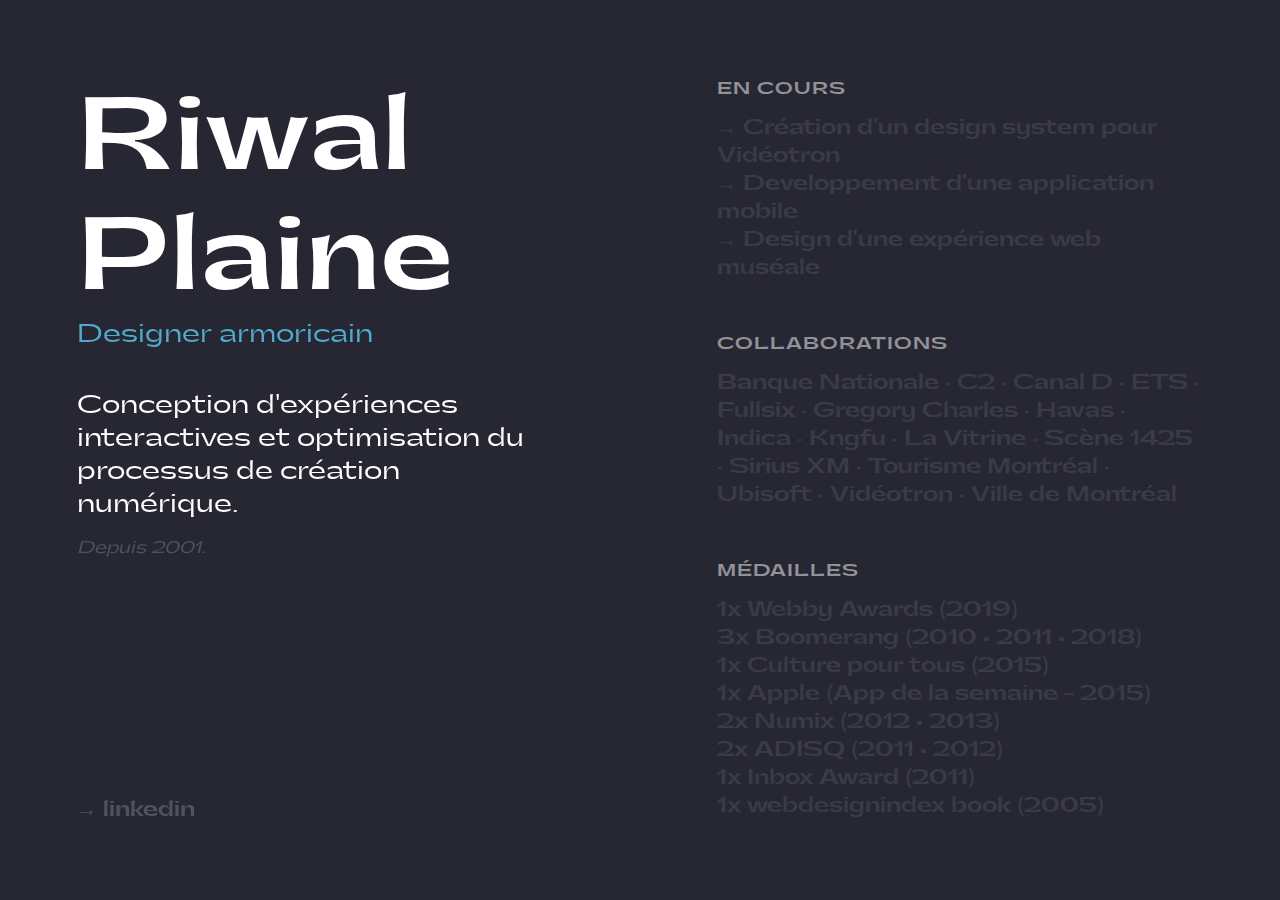
<file: index.html>
<html lang="en-US" >
<head>
  <meta http-equiv="Content-Type" content="text/html; charset=UTF-8" />
	<meta name="viewport" content="width=device-width, initial-scale=1, maximum-scale=1, user-scalable=0" />
  <title>John Riwal &#8211; Designer armoricain</title>
  <meta property='og:site_name' content='John Riwal'/>
  <meta property='og:url' content='http://www.johnriwal.com/'/>
  <meta property='og:title' content='Home Page'/>
  <meta property='og:type' content='article'/>

  <link rel='stylesheet' href='https://fonts.googleapis.com/css?family=Merriweather:300,300i,400,400i,700|Montserrat:300,400,500,600,700,800' type='text/css' media='all' />
  <link rel='stylesheet' id='rgs-css'  href='css/style.css' type='text/css' media='all' />


</head>

<body>
  
<div class="header">
  <div class="header__logo">
    <div class="header__logo__title">Riwal Plaine</div>
    <div class="header__logo__subtitle">Designer armoricain</div>
  </div>
  <div class="intro">
    <div class="content-bloc">
      Conception d'expériences interactives et optimisation du processus de création numérique.<br/>
      <i>Depuis 2001.</i>
    </div>
  </div>
  <div class="contact"><div class="content-bloc"><a class="linkedin" href="https://ca.linkedin.com/in/riwal" target="_blank">→ linkedin</a></div></div>
</div>
<div class="container">
<div class="content">
  <div class="projects">
    <div class="title-bloc">En cours</div>
      <div class="content-bloc">
          <span>→ Création d'un design system pour Vidéotron</span>
          <span>→ Developpement d'une application mobile</span>
          <span>→ Design d'une expérience web muséale</span>
      </div>
  </div>

  <div class="clients">
    <div class="title-bloc">Collaborations</div>
      <div class="content-bloc">
          <span>Banque Nationale</span>
          <span>C2</span>
          <span>Canal D</span>
          <span>ETS</span>
          <span>Fullsix</span>
          <span>Gregory Charles</span>
          <span>Havas</span>
          <span>Indica</span>
          <span>Kngfu</span>
          <span>La Vitrine</span>
          <span>Scène 1425</span>
          <span>Sirius XM</span>
          <span>Tourisme Montréal</span>
          <span>Ubisoft</span>
          <span>Vidéotron</span>
          <span>Ville de Montréal</span>
      </div>
  </div>

  <div class="awards">
    <div class="title-bloc">Médailles</div>
    <div class="content-bloc">
      <span>1x Webby Awards (2019)</span>
        <span>3x Boomerang (2010 • 2011 • 2018)</span>
        <span>1x Culture pour tous (2015)</span>
        <span>1x Apple (App de la semaine - 2015) </span>
        <span>2x Numix (2012 • 2013)</span>
        <span>2x ADISQ (2011 • 2012)</span>
        <span>1x Inbox Award (2011)</span>
        <span>1x webdesignindex book (2005)</span>
    </div>
  </div>

</div>
</div>
</body>
</html>
<script type='text/javascript' src='https://cdnjs.cloudflare.com/ajax/libs/jquery/3.1.1/jquery.min.js'></script>
</file>
<file: css/style.css>
@charset "UTF-8";

@font-face {
  font-family: 'gatwick';
  src: url('../fonts/gatwick-bold-webfont.woff2') format('woff2'),url('../fonts/gatwick-bold-webfont.woff') format('woff');
  font-weight: 700;
  font-style: normal;
}
@font-face {
  font-family: 'gatwick';
  src: url('../fonts/gatwick-regular-webfont.woff2') format('woff2'),url('../fonts/gatwick-regular-webfont.woff') format('woff');
  font-weight: 400;
  font-style: normal;
}
@font-face {
  font-family: 'gatwick';
  src: url('../fonts/gatwick-ultralight-webfont.woff2') format('woff2'),url('../fonts/gatwick-ultralight-webfont.woff') format('woff');
  font-weight: 200;
  font-style: normal;
}


*{
  box-sizing: border-box;
}
body {
  background: #262733;
  -webkit-font-smoothing: antialiased;
  font-size: 10px;
  color: white;
  margin: 0;
  overflow-x: hidden;
}
ul li, a {
  color: white;
}
ul {
  padding: 0;
  margin: 0;
  list-style-type: none;
}
div {
  display: block;
  box-sizing: border-box;
  margin: 0;
  padding: 0;
  border: 0;
}
a {
  text-decoration: none;
}

.title-mega-huge, .header .header__logo__title {
  font-size: 6rem;
  font-weight: 700;
  line-height: 1.25;
  letter-spacing: 2;
  font-family: 'gatwick', sans-serif;
}
.title-bloc {
  font-size: 1rem;
  font-weight: 700;
  font-family: 'gatwick', sans-serif;
  letter-spacing: 1;
}

.content-bloc {
  font-size: 1.25rem;
  font-family: 'gatwick', serif;
  font-weight: 700;
  color: white;
}
.intro .content-bloc {
  font-size: 1.5rem;
  font-family: 'gatwick', serif;
  font-weight: 400;
  color: rgba(255, 255, 255, 0.5);
}
.intro .content-bloc i{
  margin-top: 1rem;
  display: block;
  font-size: 1rem;
  color: rgba(255, 255, 255, 0.2);
}
.header__logo__subtitle {
  font-size: 1.5rem;
  font-weight: 400;
  font-family: 'gatwick', serif;
}

.mini {
  font-size: 20px;
}
.title-bloc {
  padding-bottom: 1vw;
  color: rgba(255, 255, 255, 0.2);
  transition: opacity 2s, color 2s;
  display: block;
  text-transform: uppercase;
}
.content-bloc {
  color: rgba(255, 255, 255, 0.2);
}
.content-bloc span {
  opacity: 0.5;
  transition: opacity 2s, color 2s;
}
.intro:hover .content-bloc, .content > div:hover .content-bloc span {
  transition: opacity 2s, color 2s;
}
.intro:hover .content-bloc:nth-child(4n+1), .content > div:hover .content-bloc span:nth-child(4n+1){
  color: #6CCC7A;
}
.content-bloc-hover:nth-child(4n+2), .content > div:hover .content-bloc span:nth-child(4n+2) {
  color: #F48E7E;
}
.content-bloc-hover:nth-child(4n+3), .content > div:hover .content-bloc span:nth-child(4n+3){
  color: #50ACCC;
}
.content-bloc-hover:nth-child(4n+4), .content > div:hover .content-bloc span:nth-child(4n+4) {
  color: #FDC901;
}
.header {
  padding: 6vw;
  width: 50%;
  height: 100%;
  position: fixed;
  box-sizing: border-box;
  display: flex;
  flex-direction: column;
}
.header .header__logo {
  width: 100%;
  text-align: left;
}
.header .header__logo__title {
  color: white;
}
.header .header__logo__subtitle {
  color: #50ACCC;
}
.header .header__logo__desc {
  color: white;
  padding-top: 1em;
}
.header .intro {
  padding-top: 3vw;
  animation-delay: 1s;
}
.header .intro .content-bloc {
  transition: opacity 2s, color 2s;
}
.header:hover .intro .content-bloc {
  color: white;
  transition: opacity 2s, color 2s;
}
.container {
  width: 50%;
  height: 100%;
  
  box-sizing: border-box;
  margin-left: 50vw;
}
.content{
  padding: 6vw 6vw;
}

.content > div {
  margin-bottom: 4vw;
}
.content > div:last-child {
  margin-bottom: 0;
}
.content > div .title-bloc {
  color: rgba(255, 255, 255, 0.5);
  transition: opacity 2s, color 2s;
}
.content > div:hover .title-bloc {
  color: rgba(255, 255, 255, 1);
  transition: opacity 2s, color 2s;
}

@media (max-width: 920px) {
  .header , .container {
    position: relative;
  width: 100%;
  margin: 0;
  height: auto;
}
.header, .content{
  padding: 8vw;
}
}
@media (max-width: 500px) {
.title-mega-huge, .header .header__logo__title {
  font-size: 4rem;
}
.intro .content-bloc i,
.title-bloc {
  font-size: 0.7rem;
}
.header__logo__subtitle,
.content-bloc,
.intro .content-bloc {
  font-size: 1rem;
  }
.content > div {
  margin-bottom: 8vw;
}
.title-bloc {
  padding-bottom: 4vw;}
}


/*---------------------------- CLIENT*/

.clients .content-bloc span:not(:last-child):after {
  content: " · ";
  color: rgba(255, 255, 255, 0.2);
}

/*---------------------------- AWARDS*/
.projects .content-bloc > span,
.awards .content-bloc > span {
  display: block;
}


/*---------------------------- CONTACT*/
.contact{
  flex-grow: 1;
  display: flex;
  flex-direction: column;
  justify-content: flex-end;
  margin-top: 2rem;
}
.contact .content-bloc {
  transition: opacity 2s, color 2s;
  color: rgba(255, 255, 255, 0.2);
}
.contact .content-bloc a {
  transition: opacity 2s, color 2s;
  color: rgba(255, 255, 255, 0.2);
}

.contact:hover .content-bloc {
  transition: opacity 2s, color 2s;
  color: white;
}

.contact:hover a:nth-child(1) {
  transition: opacity 2s, color 2s;
  color: #FDC901;
}

.contact:hover a:hover {
  text-decoration: underline;
}
</file>
